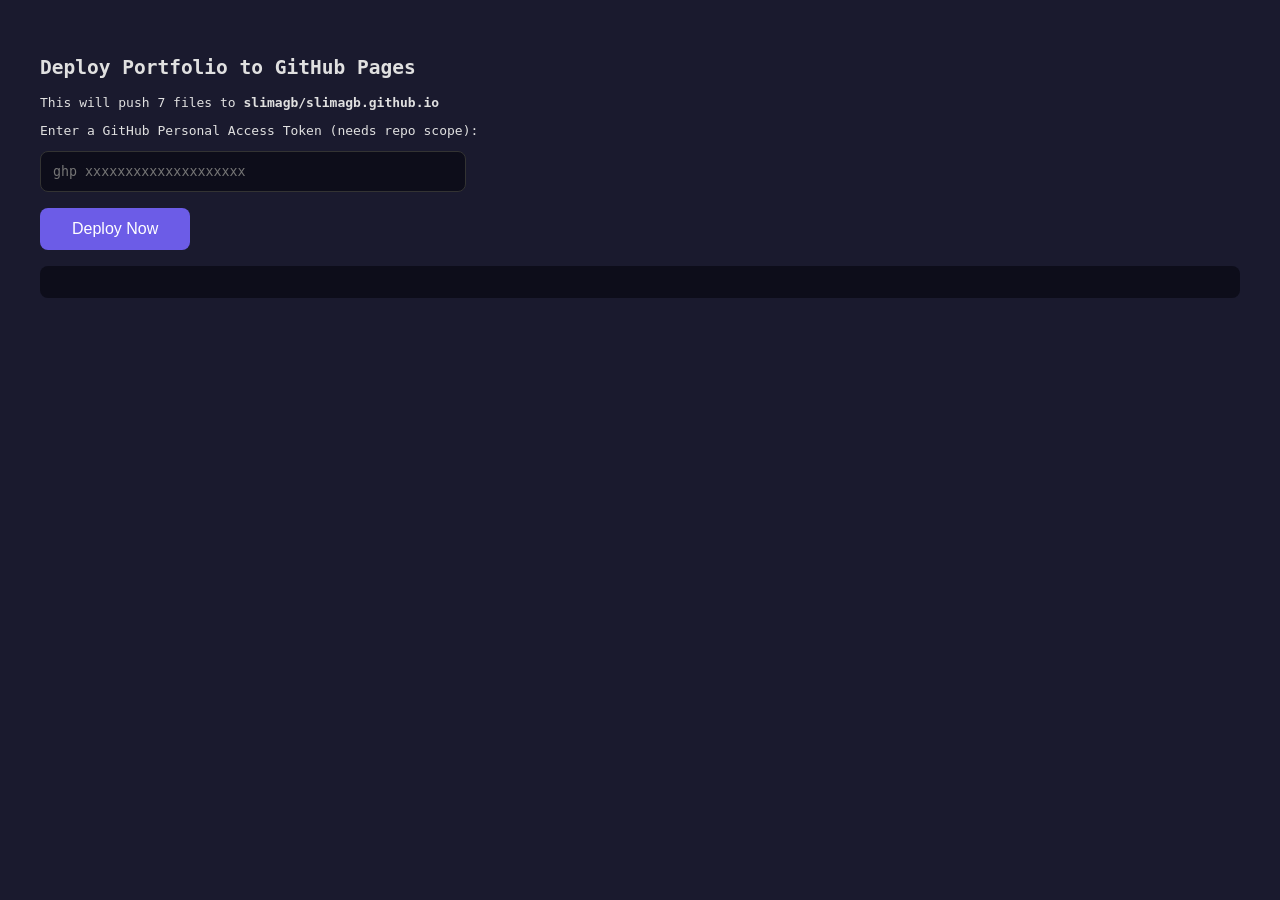
<file: deploy.html>
<!DOCTYPE html>
<html>
<head><title>Deploy to GitHub</title>
<style>
body { font-family: monospace; background: #1a1a2e; color: #e0e0e0; padding: 2rem; }
#log { white-space: pre-wrap; background: #0d0d1a; padding: 1rem; border-radius: 8px; max-height: 400px; overflow-y: auto; margin-top: 1rem; }
button { padding: 0.75rem 2rem; background: #6c5ce7; color: white; border: none; border-radius: 8px; cursor: pointer; font-size: 1rem; margin-top: 1rem; }
input { padding: 0.75rem; width: 400px; background: #0d0d1a; color: white; border: 1px solid #333; border-radius: 8px; font-family: monospace; }
.success { color: #00e676; }
.error { color: #ff5252; }
.info { color: #6c5ce7; }
</style>
</head>
<body>
<h2>Deploy Portfolio to GitHub Pages</h2>
<p>This will push 7 files to <strong>slimagb/slimagb.github.io</strong></p>
<p>Enter a GitHub Personal Access Token (needs repo scope):</p>
<input type="password" id="token" placeholder="ghp_xxxxxxxxxxxxxxxxxxxx">
<br>
<button onclick="deploy()">Deploy Now</button>
<div id="log"></div>

<script>
const FILES = {"index.html": "[base64]", "works.html": "[base64]/[base64]", "events.html": "[base64]/[base64]", "cv.html": "[base64]/[base64]", "faq.html": "[base64]/[base64]/[base64]/[base64]", "assets/css/style.css": "[base64]", "assets/js/main.js": "[base64]/[base64]"};

function log(msg, cls) {
    const el = document.getElementById('log');
    el.innerHTML += `<span class="${cls || ''}">${msg}</span>\n`;
    el.scrollTop = el.scrollHeight;
}

async function deploy() {
    const token = document.getElementById('token').value.trim();
    if (!token) { log('Please enter a token', 'error'); return; }
    
    const owner = 'slimagb';
    const repo = 'slimagb.github.io';
    const headers = {
        'Authorization': `token ${token}`,
        'Content-Type': 'application/json',
        'Accept': 'application/vnd.github.v3+json'
    };
    
    log('Starting deployment...', 'info');
    
    for (const [path, content] of Object.entries(FILES)) {
        log(`Uploading ${path}...`, 'info');
        try {
            // Check if file exists first
            let sha = null;
            try {
                const check = await fetch(`https://api.github.com/repos/${owner}/${repo}/contents/${path}`, { headers });
                if (check.ok) {
                    const data = await check.json();
                    sha = data.sha;
                }
            } catch(e) {}
            
            const body = {
                message: `Add ${path}`,
                content: content
            };
            if (sha) body.sha = sha;
            
            const resp = await fetch(`https://api.github.com/repos/${owner}/${repo}/contents/${path}`, {
                method: 'PUT',
                headers,
                body: JSON.stringify(body)
            });
            
            if (resp.ok) {
                log(`  ✓ ${path} uploaded successfully`, 'success');
            } else {
                const err = await resp.json();
                log(`  ✗ ${path} failed: ${err.message}`, 'error');
            }
        } catch(e) {
            log(`  ✗ ${path} error: ${e.message}`, 'error');
        }
    }
    
    log('\nDeployment complete! Site will be live at https://slimagb.github.io in a few minutes.', 'success');
}
</script>
</body>
</html>
</file>
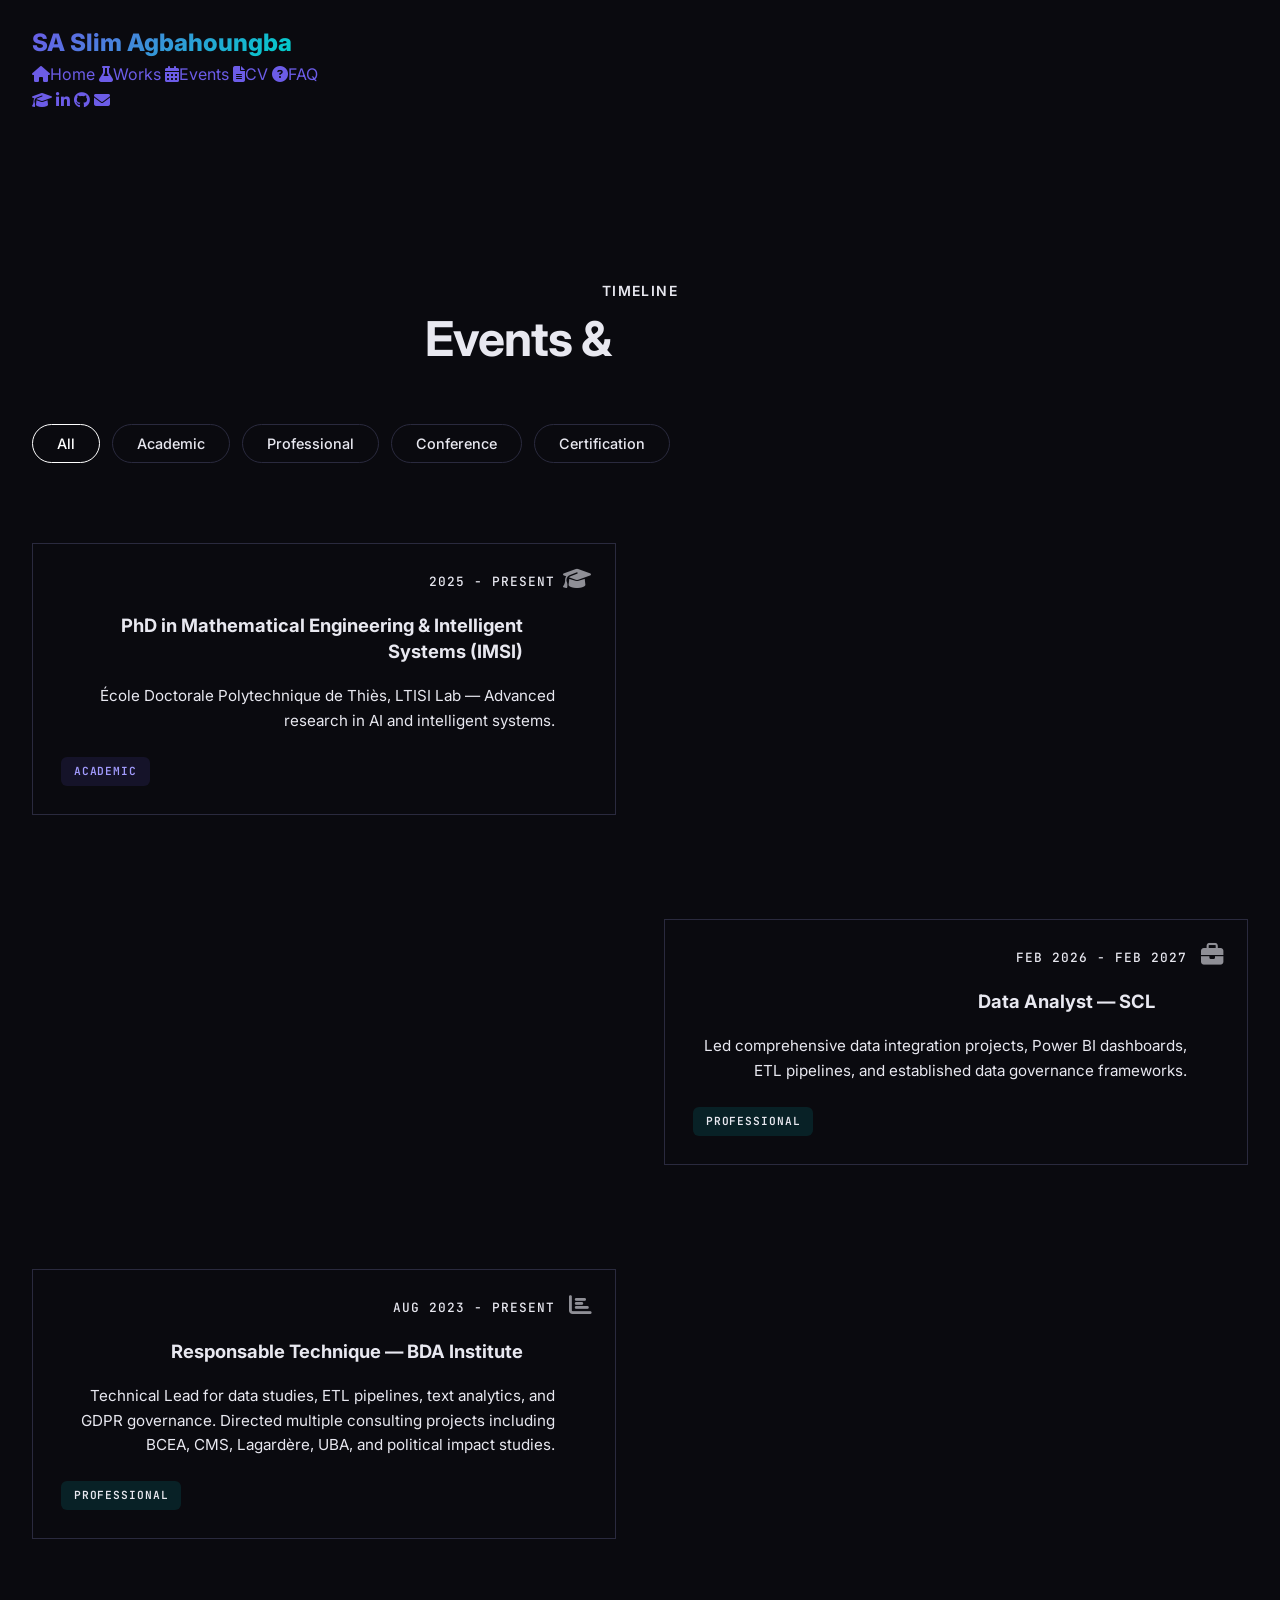
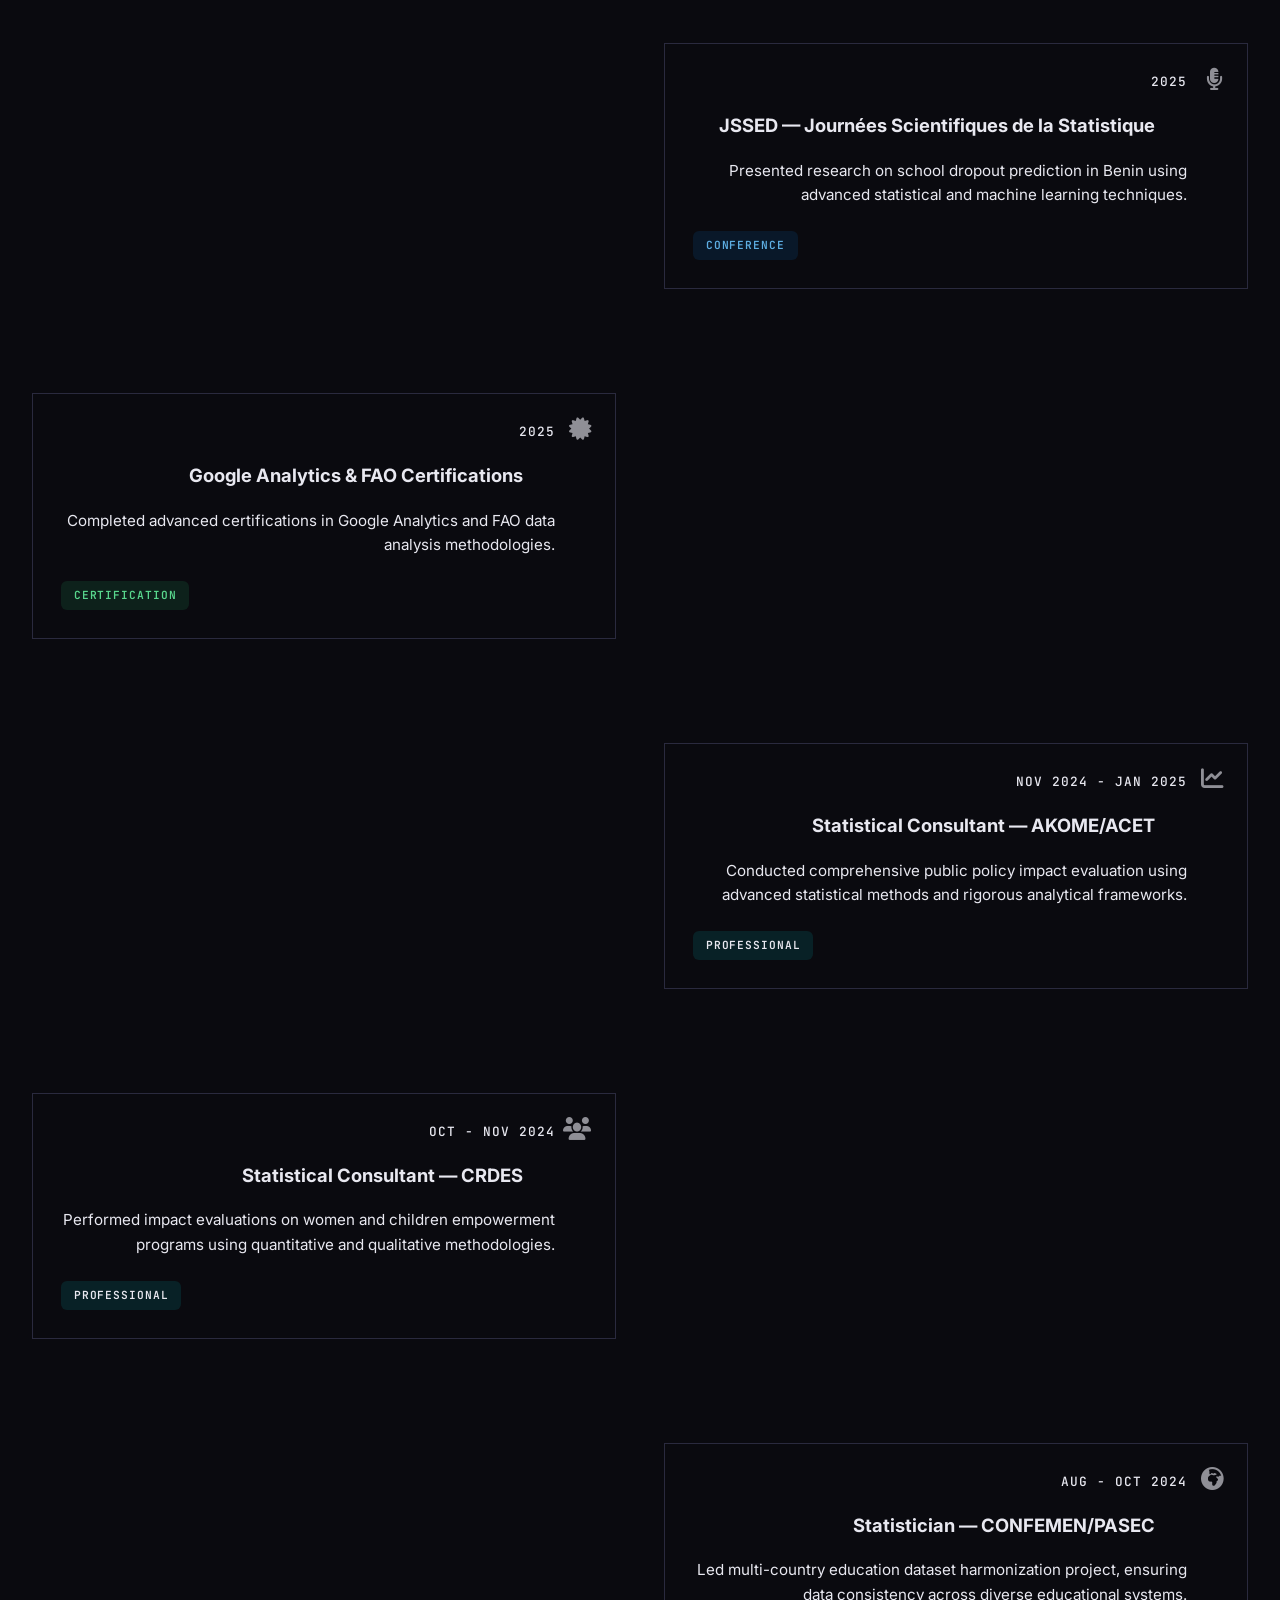
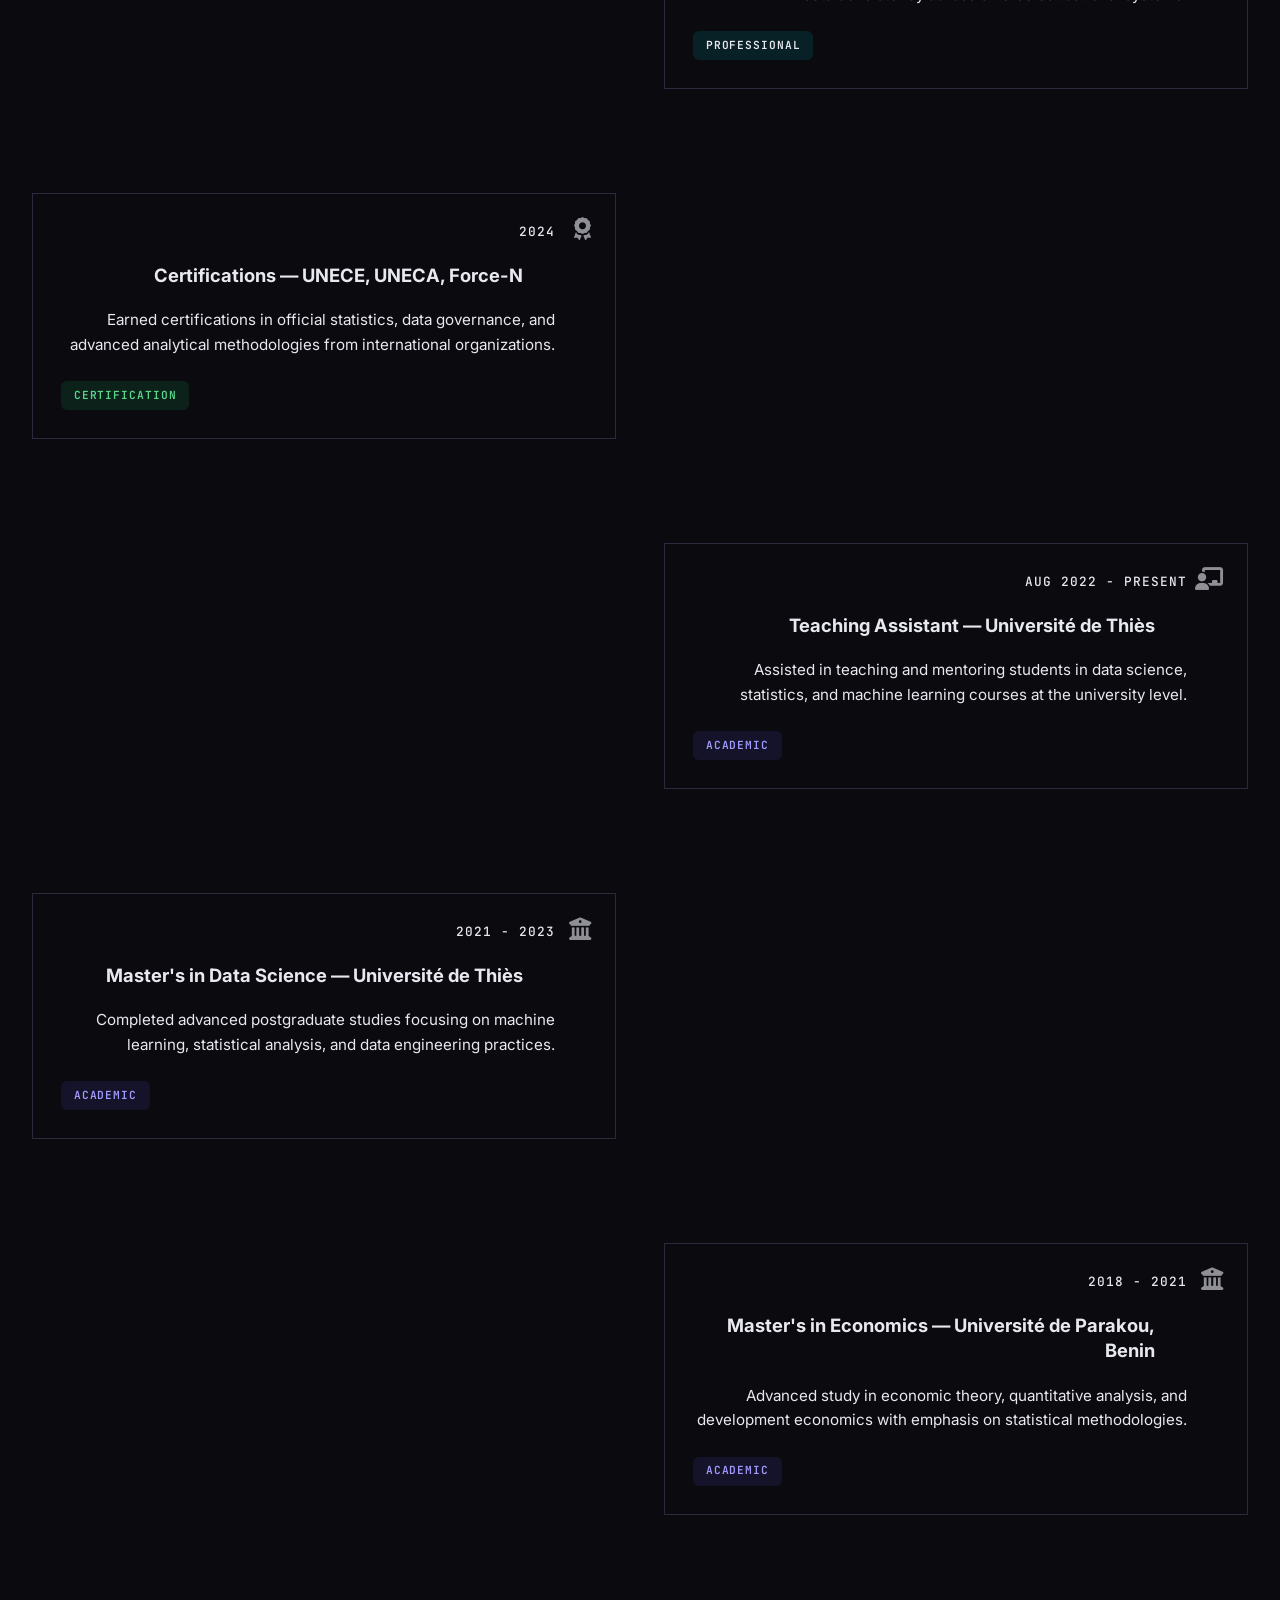
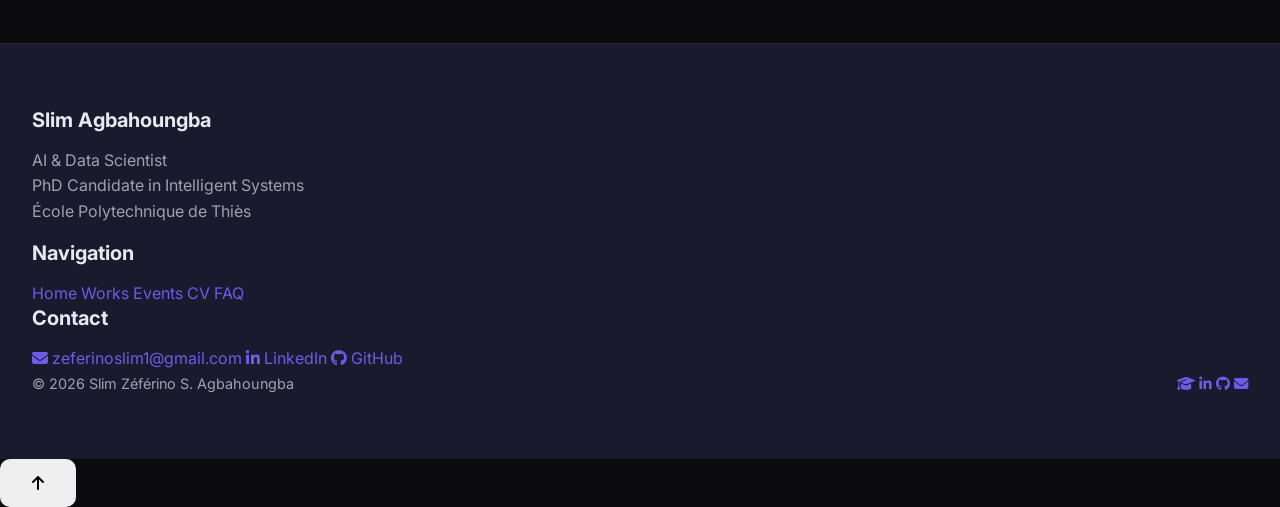
<file: events.html>
<!DOCTYPE html>
<html lang="en">
<head>
  <meta charset="UTF-8">
  <meta name="viewport" content="width=device-width, initial-scale=1.0">
  <title>Events & Milestones — Slim Agbahoungba</title>
  <meta name="description" content="Events, conferences, and professional milestones of Slim Zéférino S. Agbahoungba">

  <!-- Fonts -->
  <link rel="preconnect" href="https://fonts.googleapis.com">
  <link rel="preconnect" href="https://fonts.gstatic.com" crossorigin>
  <link href="https://fonts.googleapis.com/css2?family=Inter:wght@400;500;600;700&family=JetBrains+Mono:wght@400;500;600&display=swap" rel="stylesheet">

  <!-- Font Awesome 6.5.1 -->
  <link rel="stylesheet" href="https://cdnjs.cloudflare.com/ajax/libs/font-awesome/6.5.1/css/all.min.css">

  <!-- Main Stylesheet -->
  <link rel="stylesheet" href="assets/css/style.css">

  <style>
    /* ========== EVENTS PAGE SPECIFIC STYLES ========== */

    .events-section {
      padding-top: 140px;
    }

    .section-label {
      display: inline-block;
      font-size: 0.875rem;
      font-weight: 600;
      text-transform: uppercase;
      letter-spacing: 0.1em;
      color: var(--accent);
      margin-bottom: 0.5rem;
    }

    .section-header {
      margin-bottom: 3.5rem;
    }

    .section-header h1 {
      font-size: 3rem;
      font-weight: 700;
      margin-bottom: 0;
      line-height: 1.2;
      letter-spacing: -0.02em;
    }

    .gradient-text {
      background: var(--gradient-accent);
      -webkit-background-clip: text;
      -webkit-text-fill-color: transparent;
      background-clip: text;
    }

    /* Filter Tabs */
    .filter-tabs {
      display: flex;
      flex-wrap: wrap;
      gap: 0.75rem;
      margin-bottom: 3rem;
    }

    .filter-tab {
      padding: 0.65rem 1.5rem;
      border: 1px solid var(--border);
      background: transparent;
      color: var(--text-2);
      border-radius: 24px;
      font-size: 0.9rem;
      font-weight: 500;
      cursor: pointer;
      transition: all 0.3s var(--ease);
      font-family: var(--font-sans);
    }

    .filter-tab:hover {
      border-color: var(--border-accent);
      color: var(--accent-light);
      background: rgba(108, 92, 231, 0.08);
    }

    .filter-tab.active {
      background: var(--accent);
      border-color: var(--accent);
      color: #fff;
    }

    /* Timeline Container */
    .timeline-container {
      position: relative;
      padding-top: 2rem;
    }

    .timeline-track {
      position: relative;
      display: flex;
      flex-direction: column;
      gap: 2.5rem;
    }

    /* Timeline Line (Vertical Gradient) */
    .timeline-track::before {
      content: '';
      position: absolute;
      left: 50%;
      top: 0;
      bottom: 0;
      width: 2px;
      background: linear-gradient(180deg, var(--accent) 0%, var(--accent-cyan) 50%, transparent 100%);
      transform: translateX(-50%);
      display: none;
    }

    /* Desktop Two-Column Layout */
    @media (min-width: 1024px) {
      .timeline-track::before {
        display: block;
      }

      .timeline-item:nth-child(odd) {
        margin-left: 0;
        margin-right: auto;
        max-width: calc(50% - 1.5rem);
        text-align: right;
      }

      .timeline-item:nth-child(odd)::after {
        content: '';
        position: absolute;
        right: -2rem;
        top: 2rem;
        width: 1.5rem;
        height: 2px;
        background: linear-gradient(90deg, transparent, var(--accent));
      }

      .timeline-item:nth-child(even) {
        margin-left: auto;
        margin-right: 0;
        max-width: calc(50% - 1.5rem);
        text-align: left;
      }

      .timeline-item:nth-child(even)::before {
        content: '';
        position: absolute;
        left: -2rem;
        top: 2rem;
        width: 1.5rem;
        height: 2px;
        background: linear-gradient(270deg, transparent, var(--accent));
      }
    }

    /* Timeline Item Card */
    .timeline-item {
      position: relative;
      background: var(--bg-card);
      border: 1px solid var(--border);
      border-radius: var(--radius);
      padding: 1.75rem;
      transition: all 0.3s var(--ease);
      cursor: pointer;
    }

    .timeline-item:hover {
      border-color: var(--border-accent);
      background: var(--bg-card-hover);
      box-shadow: var(--shadow-card);
      transform: translateY(-4px);
    }

    /* Timeline Dot */
    .timeline-dot {
      position: absolute;
      left: 50%;
      top: 2rem;
      width: 16px;
      height: 16px;
      border-radius: 50%;
      background: var(--accent);
      border: 3px solid var(--bg-0);
      box-shadow: 0 0 0 2px var(--accent), var(--glow-accent);
      transform: translateX(-50%);
      z-index: 2;
    }

    /* Mobile: Hide dots and center */
    @media (max-width: 1023px) {
      .timeline-dot {
        display: none;
      }

      .timeline-item {
        padding-left: 3rem;
      }

      .timeline-item::after,
      .timeline-item::before {
        display: none !important;
      }

      .timeline-item .timeline-dot-mobile {
        display: block;
        position: absolute;
        left: 0;
        top: 2rem;
        width: 14px;
        height: 14px;
        border-radius: 50%;
        background: var(--accent);
        border: 3px solid var(--bg-0);
        box-shadow: 0 0 0 2px var(--accent), var(--glow-accent);
      }
    }

    /* Timeline Content */
    .timeline-content {
      display: flex;
      flex-direction: column;
      gap: 0.75rem;
      position: relative;
      z-index: 1;
    }

    /* Date Badge */
    .timeline-date {
      font-family: var(--font-mono);
      font-size: 0.8rem;
      font-weight: 500;
      color: var(--accent);
      letter-spacing: 0.08em;
      text-transform: uppercase;
    }

    /* Icon (Top-right corner) */
    .timeline-icon {
      position: absolute;
      top: 1.5rem;
      right: 1.5rem;
      font-size: 1.4rem;
      color: var(--text-3);
      opacity: 0.6;
      transition: all 0.3s var(--ease);
    }

    .timeline-item:hover .timeline-icon {
      color: var(--accent-light);
      opacity: 0.9;
      transform: translateY(-3px);
    }

    /* Title */
    .timeline-item h3 {
      font-size: 1.15rem;
      font-weight: 700;
      color: var(--text-0);
      line-height: 1.4;
      margin-bottom: 0.5rem;
      padding-right: 2rem;
    }

    /* Description */
    .timeline-item p {
      font-size: 0.95rem;
      color: var(--text-2);
      line-height: 1.6;
      margin-bottom: 0.75rem;
    }

    /* Type Badge */
    .timeline-badge {
      display: inline-block;
      font-family: var(--font-mono);
      font-size: 0.7rem;
      font-weight: 600;
      text-transform: uppercase;
      letter-spacing: 0.08em;
      padding: 0.35rem 0.8rem;
      border-radius: 6px;
      background: rgba(108, 92, 231, 0.12);
      color: var(--accent-light);
      border: 1px solid var(--border-accent);
      width: fit-content;
    }

    /* Badge Color Variants */
    .timeline-item.academic .timeline-badge {
      background: rgba(108, 92, 231, 0.12);
      color: #a29bfe;
      border-color: rgba(108, 92, 231, 0.3);
    }

    .timeline-item.professional .timeline-badge {
      background: rgba(0, 206, 201, 0.12);
      color: var(--accent-cyan);
      border-color: rgba(0, 206, 201, 0.3);
    }

    .timeline-item.conference .timeline-badge {
      background: rgba(9, 132, 227, 0.12);
      color: #5dade2;
      border-color: rgba(9, 132, 227, 0.3);
    }

    .timeline-item.certification .timeline-badge {
      background: rgba(46, 204, 113, 0.12);
      color: #58d68d;
      border-color: rgba(46, 204, 113, 0.3);
    }

    /* Hidden items (filter) */
    .timeline-item.hidden {
      display: none;
    }

    /* Responsive Design */
    @media (max-width: 768px) {
      .section-header h1 {
        font-size: 2.2rem;
      }

      .filter-tabs {
        gap: 0.5rem;
        margin-bottom: 2.5rem;
      }

      .filter-tab {
        padding: 0.5rem 1rem;
        font-size: 0.85rem;
      }

      .timeline-container {
        padding-left: 0;
      }

      .timeline-track {
        gap: 2rem;
      }

      .timeline-item {
        max-width: 100% !important;
        text-align: left !important;
        padding-left: 3rem;
      }

      .timeline-item h3 {
        font-size: 1rem;
        padding-right: 2.5rem;
      }

      .timeline-item p {
        font-size: 0.9rem;
      }

      .timeline-icon {
        top: 1rem;
        right: 1rem;
        font-size: 1.2rem;
      }

      .timeline-date {
        font-size: 0.75rem;
      }
    }

    @media (max-width: 480px) {
      .section-header h1 {
        font-size: 1.75rem;
      }

      .filter-tabs {
        gap: 0.5rem;
      }

      .filter-tab {
        padding: 0.45rem 0.9rem;
        font-size: 0.8rem;
      }

      .timeline-item {
        padding: 1.25rem;
        padding-left: 2.5rem;
      }

      .timeline-item h3 {
        font-size: 0.95rem;
      }

      .timeline-item p {
        font-size: 0.85rem;
      }

      .timeline-icon {
        font-size: 1rem;
      }
    }

  </style>
</head>
<body>
  <!-- Background Elements -->
  <div class="bg-ambient">
    <div class="orb orb-1"></div>
    <div class="orb orb-2"></div>
    <div class="orb orb-3"></div>
  </div>
  <div class="bg-grid"></div>

  <!-- Navigation -->
  <nav id="navbar">
    <div class="nav-inner">
      <a href="index.html" class="nav-logo">
        <span class="logo-mark">SA</span> Slim Agbahoungba
      </a>
      <div class="nav-links" id="navLinks">
        <a href="index.html"><i class="fas fa-home"></i>Home</a>
        <a href="works.html"><i class="fas fa-flask"></i>Works</a>
        <a href="events.html" class="active"><i class="fas fa-calendar-alt"></i>Events</a>
        <a href="cv.html"><i class="fas fa-file-alt"></i>CV</a>
        <a href="faq.html"><i class="fas fa-question-circle"></i>FAQ</a>
      </div>
      <button class="menu-toggle" id="menuToggle" aria-label="Menu"><i class="fas fa-bars"></i></button>
      <div class="nav-socials">
        <a href="https://scholar.google.com/" target="_blank" title="Google Scholar"><i class="fas fa-graduation-cap"></i></a>
        <a href="https://www.linkedin.com/in/zeferino-agb/" target="_blank" title="LinkedIn"><i class="fab fa-linkedin-in"></i></a>
        <a href="https://github.com/slimagb" target="_blank" title="GitHub"><i class="fab fa-github"></i></a>
        <a href="mailto:zeferinoslim1@gmail.com" title="Email"><i class="fas fa-envelope"></i></a>
      </div>
    </div>
  </nav>

  <!-- Main Content -->
  <main class="page-transition">
    <section class="events-section container">
      <!-- Section Header -->
      <div class="section-header">
        <div class="section-label">Timeline</div>
        <h1>Events & <span class="gradient-text">Milestones</span></h1>
      </div>

      <!-- Filter Tabs -->
      <div class="filter-tabs">
        <button class="filter-tab active" data-filter="all">All</button>
        <button class="filter-tab" data-filter="academic">Academic</button>
        <button class="filter-tab" data-filter="professional">Professional</button>
        <button class="filter-tab" data-filter="conference">Conference</button>
        <button class="filter-tab" data-filter="certification">Certification</button>
      </div>

      <!-- Timeline -->
      <div class="timeline-container">
        <div class="timeline-track">

          <!-- 2025-Present: PhD -->
          <div class="timeline-item academic" data-type="academic">
            <div class="timeline-dot"></div>
            <div class="timeline-dot-mobile"></div>
            <i class="fas fa-graduation-cap timeline-icon"></i>
            <div class="timeline-content">
              <div class="timeline-date">2025 - Present</div>
              <h3>PhD in Mathematical Engineering & Intelligent Systems (IMSI)</h3>
              <p>École Doctorale Polytechnique de Thiès, LTISI Lab — Advanced research in AI and intelligent systems.</p>
              <span class="timeline-badge">Academic</span>
            </div>
          </div>

          <!-- Feb 2026–Feb 2027: Data Analyst -->
          <div class="timeline-item professional" data-type="professional">
            <div class="timeline-dot"></div>
            <div class="timeline-dot-mobile"></div>
            <i class="fas fa-briefcase timeline-icon"></i>
            <div class="timeline-content">
              <div class="timeline-date">Feb 2026 - Feb 2027</div>
              <h3>Data Analyst — SCL</h3>
              <p>Led comprehensive data integration projects, Power BI dashboards, ETL pipelines, and established data governance frameworks.</p>
              <span class="timeline-badge">Professional</span>
            </div>
          </div>

          <!-- Aug 2023–Present: Responsable Technique -->
          <div class="timeline-item professional" data-type="professional">
            <div class="timeline-dot"></div>
            <div class="timeline-dot-mobile"></div>
            <i class="fas fa-chart-bar timeline-icon"></i>
            <div class="timeline-content">
              <div class="timeline-date">Aug 2023 - Present</div>
              <h3>Responsable Technique — BDA Institute</h3>
              <p>Technical Lead for data studies, ETL pipelines, text analytics, and GDPR governance. Directed multiple consulting projects including BCEA, CMS, Lagardère, UBA, and political impact studies.</p>
              <span class="timeline-badge">Professional</span>
            </div>
          </div>

          <!-- 2025: JSSED Conference -->
          <div class="timeline-item conference" data-type="conference">
            <div class="timeline-dot"></div>
            <div class="timeline-dot-mobile"></div>
            <i class="fas fa-microphone-alt timeline-icon"></i>
            <div class="timeline-content">
              <div class="timeline-date">2025</div>
              <h3>JSSED — Journées Scientifiques de la Statistique</h3>
              <p>Presented research on school dropout prediction in Benin using advanced statistical and machine learning techniques.</p>
              <span class="timeline-badge">Conference</span>
            </div>
          </div>

          <!-- 2025: Google & FAO Certifications -->
          <div class="timeline-item certification" data-type="certification">
            <div class="timeline-dot"></div>
            <div class="timeline-dot-mobile"></div>
            <i class="fas fa-certificate timeline-icon"></i>
            <div class="timeline-content">
              <div class="timeline-date">2025</div>
              <h3>Google Analytics & FAO Certifications</h3>
              <p>Completed advanced certifications in Google Analytics and FAO data analysis methodologies.</p>
              <span class="timeline-badge">Certification</span>
            </div>
          </div>

          <!-- Nov 2024–Jan 2025: AKOME/ACET -->
          <div class="timeline-item professional" data-type="professional">
            <div class="timeline-dot"></div>
            <div class="timeline-dot-mobile"></div>
            <i class="fas fa-chart-line timeline-icon"></i>
            <div class="timeline-content">
              <div class="timeline-date">Nov 2024 - Jan 2025</div>
              <h3>Statistical Consultant — AKOME/ACET</h3>
              <p>Conducted comprehensive public policy impact evaluation using advanced statistical methods and rigorous analytical frameworks.</p>
              <span class="timeline-badge">Professional</span>
            </div>
          </div>

          <!-- Oct–Nov 2024: CRDES -->
          <div class="timeline-item professional" data-type="professional">
            <div class="timeline-dot"></div>
            <div class="timeline-dot-mobile"></div>
            <i class="fas fa-users timeline-icon"></i>
            <div class="timeline-content">
              <div class="timeline-date">Oct - Nov 2024</div>
              <h3>Statistical Consultant — CRDES</h3>
              <p>Performed impact evaluations on women and children empowerment programs using quantitative and qualitative methodologies.</p>
              <span class="timeline-badge">Professional</span>
            </div>
          </div>

          <!-- Aug–Oct 2024: CONFEMEN/PASEC -->
          <div class="timeline-item professional" data-type="professional">
            <div class="timeline-dot"></div>
            <div class="timeline-dot-mobile"></div>
            <i class="fas fa-globe-africa timeline-icon"></i>
            <div class="timeline-content">
              <div class="timeline-date">Aug - Oct 2024</div>
              <h3>Statistician — CONFEMEN/PASEC</h3>
              <p>Led multi-country education dataset harmonization project, ensuring data consistency across diverse educational systems.</p>
              <span class="timeline-badge">Professional</span>
            </div>
          </div>

          <!-- 2024: UNECE, UNECA, Force-N Certifications -->
          <div class="timeline-item certification" data-type="certification">
            <div class="timeline-dot"></div>
            <div class="timeline-dot-mobile"></div>
            <i class="fas fa-award timeline-icon"></i>
            <div class="timeline-content">
              <div class="timeline-date">2024</div>
              <h3>Certifications — UNECE, UNECA, Force-N</h3>
              <p>Earned certifications in official statistics, data governance, and advanced analytical methodologies from international organizations.</p>
              <span class="timeline-badge">Certification</span>
            </div>
          </div>

          <!-- Aug 2022–Present: Teaching Assistant -->
          <div class="timeline-item academic" data-type="academic">
            <div class="timeline-dot"></div>
            <div class="timeline-dot-mobile"></div>
            <i class="fas fa-chalkboard-teacher timeline-icon"></i>
            <div class="timeline-content">
              <div class="timeline-date">Aug 2022 - Present</div>
              <h3>Teaching Assistant — Université de Thiès</h3>
              <p>Assisted in teaching and mentoring students in data science, statistics, and machine learning courses at the university level.</p>
              <span class="timeline-badge">Academic</span>
            </div>
          </div>

          <!-- 2021–2023: Master's in Data Science -->
          <div class="timeline-item academic" data-type="academic">
            <div class="timeline-dot"></div>
            <div class="timeline-dot-mobile"></div>
            <i class="fas fa-university timeline-icon"></i>
            <div class="timeline-content">
              <div class="timeline-date">2021 - 2023</div>
              <h3>Master's in Data Science — Université de Thiès</h3>
              <p>Completed advanced postgraduate studies focusing on machine learning, statistical analysis, and data engineering practices.</p>
              <span class="timeline-badge">Academic</span>
            </div>
          </div>

          <!-- 2018–2021: Master's in Economics -->
          <div class="timeline-item academic" data-type="academic">
            <div class="timeline-dot"></div>
            <div class="timeline-dot-mobile"></div>
            <i class="fas fa-university timeline-icon"></i>
            <div class="timeline-content">
              <div class="timeline-date">2018 - 2021</div>
              <h3>Master's in Economics — Université de Parakou, Benin</h3>
              <p>Advanced study in economic theory, quantitative analysis, and development economics with emphasis on statistical methodologies.</p>
              <span class="timeline-badge">Academic</span>
            </div>
          </div>

        </div>
      </div>
    </section>
  </main>

  <!-- Footer -->
  <footer>
    <div class="footer-inner">
      <div class="footer-col">
        <h4>Slim Agbahoungba</h4>
        <p>AI & Data Scientist<br>PhD Candidate in Intelligent Systems<br>École Polytechnique de Thiès</p>
      </div>
      <div class="footer-col">
        <h4>Navigation</h4>
        <a href="index.html">Home</a>
        <a href="works.html">Works</a>
        <a href="events.html">Events</a>
        <a href="cv.html">CV</a>
        <a href="faq.html">FAQ</a>
      </div>
      <div class="footer-col">
        <h4>Contact</h4>
        <a href="mailto:zeferinoslim1@gmail.com"><i class="fas fa-envelope"></i> zeferinoslim1@gmail.com</a>
        <a href="https://www.linkedin.com/in/zeferino-agb/" target="_blank"><i class="fab fa-linkedin-in"></i> LinkedIn</a>
        <a href="https://github.com/slimagb" target="_blank"><i class="fab fa-github"></i> GitHub</a>
      </div>
    </div>
    <div class="footer-bottom">
      <span>&copy; 2026 Slim Zéférino S. Agbahoungba</span>
      <div class="footer-socials">
        <a href="https://scholar.google.com/" target="_blank"><i class="fas fa-graduation-cap"></i></a>
        <a href="https://www.linkedin.com/in/zeferino-agb/" target="_blank"><i class="fab fa-linkedin-in"></i></a>
        <a href="https://github.com/slimagb" target="_blank"><i class="fab fa-github"></i></a>
        <a href="mailto:zeferinoslim1@gmail.com"><i class="fas fa-envelope"></i></a>
      </div>
    </div>
  </footer>

  <!-- Scroll to Top Button -->
  <button class="scroll-top" id="scrollTop"><i class="fas fa-arrow-up"></i></button>

  <!-- JavaScript -->
  <script src="assets/js/main.js"></script>

  <!-- Events Page Specific Script -->
  <script>
    // Filter functionality
    const filterTabs = document.querySelectorAll('.filter-tab');
    const timelineItems = document.querySelectorAll('.timeline-item');

    filterTabs.forEach(tab => {
      tab.addEventListener('click', () => {
        // Update active state
        filterTabs.forEach(t => t.classList.remove('active'));
        tab.classList.add('active');

        // Filter items
        const filterValue = tab.getAttribute('data-filter');
        timelineItems.forEach(item => {
          if (filterValue === 'all') {
            item.classList.remove('hidden');
          } else {
            item.classList.toggle('hidden', !item.classList.contains(filterValue));
          }
        });
      });
    });
  </script>
</body>
</html>
</file>
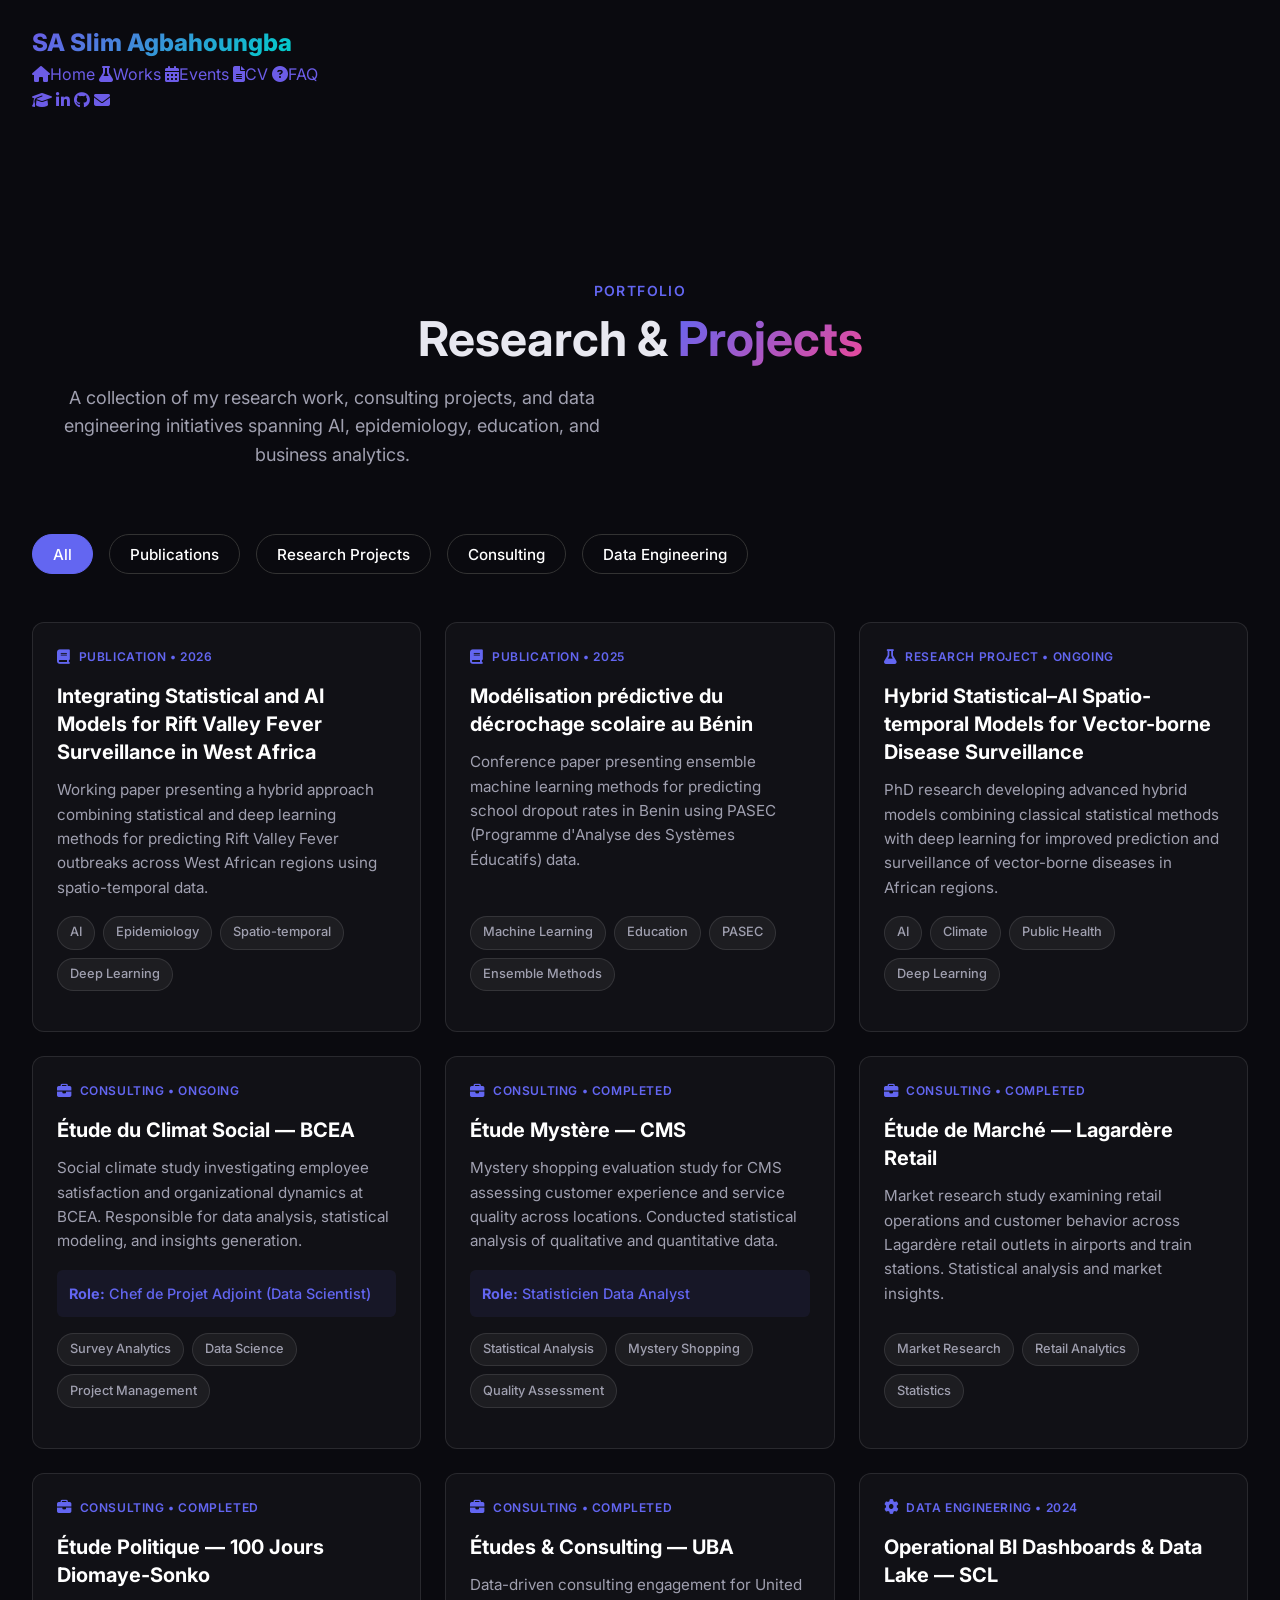
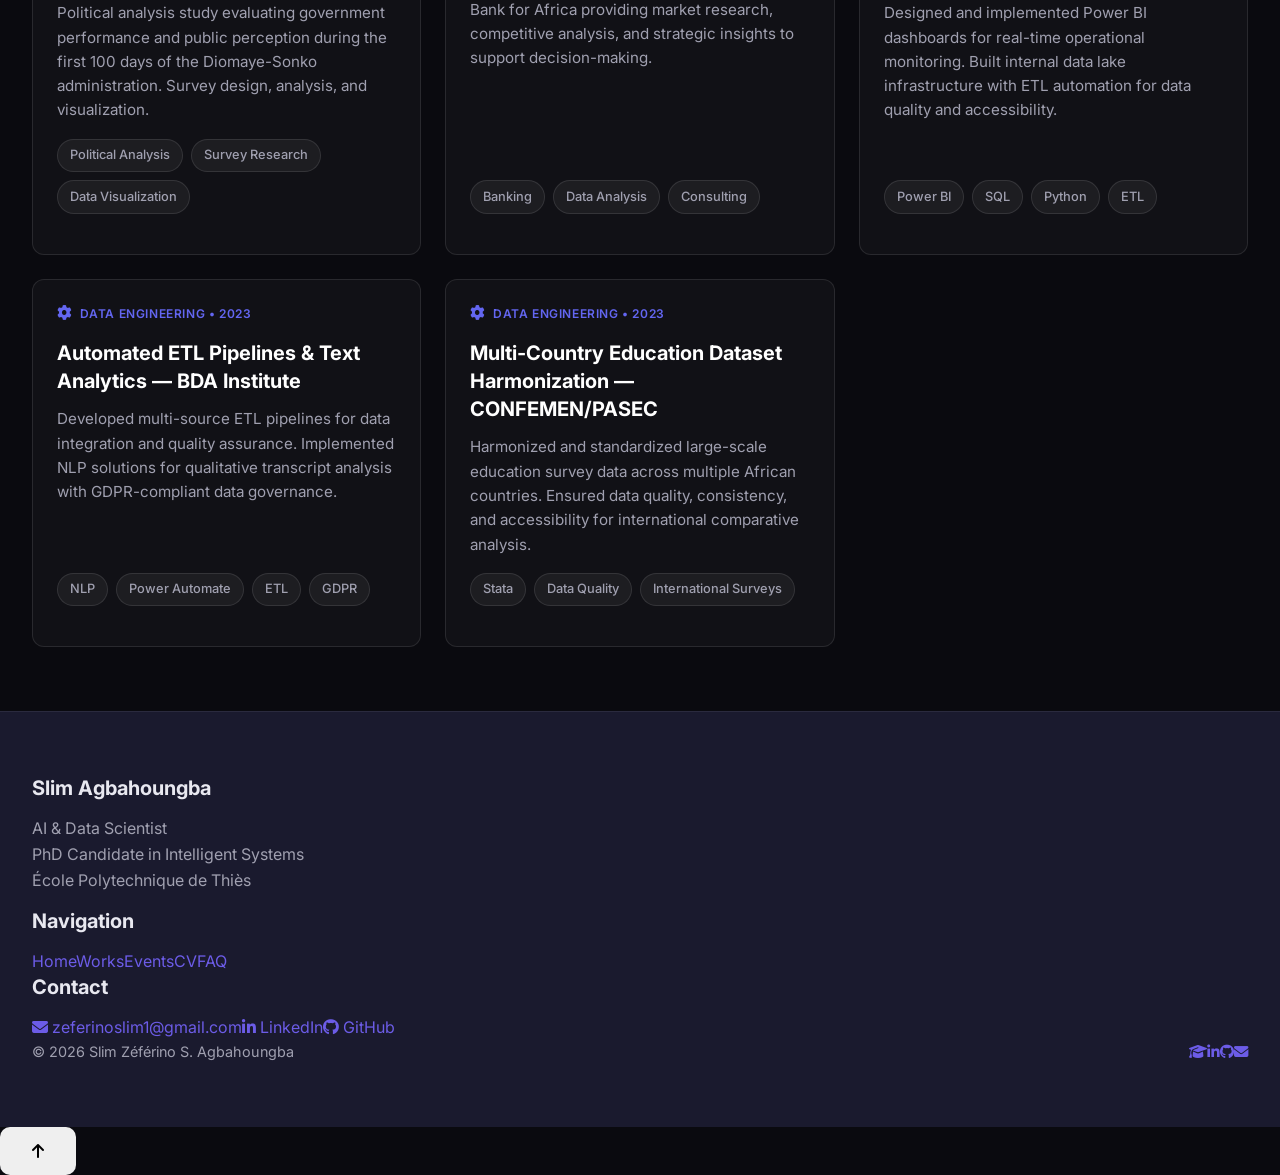
<file: works.html>
<!DOCTYPE html>
<html lang="en">
<head>
  <meta charset="UTF-8">
  <meta name="viewport" content="width=device-width, initial-scale=1.0">
  <title>Works — Slim Agbahoungba</title>

  <!-- Fonts -->
  <link rel="preconnect" href="https://fonts.googleapis.com">
  <link rel="preconnect" href="https://fonts.gstatic.com" crossorigin>
  <link href="https://fonts.googleapis.com/css2?family=Inter:wght@400;500;600;700&family=JetBrains+Mono:wght@400;500;600&display=swap" rel="stylesheet">

  <!-- Font Awesome 6.5.1 -->
  <link rel="stylesheet" href="https://cdnjs.cloudflare.com/ajax/libs/font-awesome/6.5.1/css/all.min.css">

  <!-- Main Stylesheet -->
  <link rel="stylesheet" href="assets/css/style.css">

  <style>
    /* Works Page Specific Styles */
    .works-section {
      padding-top: 140px;
    }

    .section-label {
      display: inline-block;
      font-size: 0.875rem;
      font-weight: 600;
      text-transform: uppercase;
      letter-spacing: 0.1em;
      color: var(--accent-color, #6366f1);
      margin-bottom: 0.5rem;
    }

    .section-header h1 {
      font-size: 3rem;
      font-weight: 700;
      margin-bottom: 1rem;
      line-height: 1.2;
    }

    .gradient-text {
      background: linear-gradient(135deg, #6366f1 0%, #ec4899 100%);
      -webkit-background-clip: text;
      -webkit-text-fill-color: transparent;
      background-clip: text;
    }

    .section-header p {
      font-size: 1.125rem;
      color: var(--text-secondary, #999);
      max-width: 600px;
      margin-bottom: 2rem;
    }

    /* Filter Buttons */
    .filter-container {
      display: flex;
      flex-wrap: wrap;
      gap: 1rem;
      margin-bottom: 3rem;
    }

    .filter-btn {
      padding: 0.6rem 1.25rem;
      border: 1px solid var(--border-color, #333);
      background: transparent;
      color: var(--text-primary, #fff);
      border-radius: 50px;
      font-size: 0.95rem;
      font-weight: 500;
      cursor: pointer;
      transition: all 0.3s ease;
      font-family: 'Inter', sans-serif;
    }

    .filter-btn:hover {
      border-color: var(--accent-color, #6366f1);
      color: var(--accent-color, #6366f1);
    }

    .filter-btn.active {
      background: var(--accent-color, #6366f1);
      border-color: var(--accent-color, #6366f1);
      color: #fff;
    }

    /* Works Grid */
    .works-grid {
      display: grid;
      grid-template-columns: repeat(auto-fill, minmax(360px, 1fr));
      gap: 1.5rem;
      margin-bottom: 3rem;
    }

    /* Work Cards */
    .work-card {
      background: rgba(255, 255, 255, 0.03);
      border: 1px solid rgba(255, 255, 255, 0.1);
      border-radius: 12px;
      padding: 1.5rem;
      display: flex;
      flex-direction: column;
      transition: all 0.3s ease;
      overflow: hidden;
    }

    .work-card:hover {
      border-color: rgba(99, 102, 241, 0.4);
      background: rgba(99, 102, 241, 0.05);
      transform: translateY(-4px);
    }

    .card-type {
      display: inline-flex;
      align-items: center;
      gap: 0.5rem;
      font-size: 0.75rem;
      font-weight: 600;
      text-transform: uppercase;
      letter-spacing: 0.05em;
      color: var(--accent-color, #6366f1);
      margin-bottom: 1rem;
      width: fit-content;
    }

    .card-type i {
      font-size: 0.9rem;
    }

    .work-card h3 {
      font-size: 1.25rem;
      font-weight: 700;
      margin-bottom: 0.75rem;
      line-height: 1.4;
      color: var(--text-primary, #fff);
    }

    .work-card p {
      font-size: 0.95rem;
      color: var(--text-secondary, #999);
      margin-bottom: 1rem;
      flex-grow: 1;
      line-height: 1.6;
    }

    .work-role {
      font-size: 0.9rem;
      color: var(--accent-color, #6366f1);
      font-weight: 500;
      margin-bottom: 1rem;
      padding: 0.75rem;
      background: rgba(99, 102, 241, 0.08);
      border-radius: 6px;
    }

    .work-tags {
      display: flex;
      flex-wrap: wrap;
      gap: 0.5rem;
      margin-bottom: 1rem;
    }

    .tag {
      font-size: 0.8rem;
      padding: 0.35rem 0.75rem;
      background: rgba(255, 255, 255, 0.05);
      border: 1px solid rgba(255, 255, 255, 0.1);
      border-radius: 20px;
      color: var(--text-secondary, #999);
      font-weight: 500;
    }

    .work-link {
      display: inline-flex;
      align-items: center;
      gap: 0.5rem;
      color: var(--accent-color, #6366f1);
      text-decoration: none;
      font-weight: 500;
      font-size: 0.95rem;
      margin-top: auto;
      transition: all 0.3s ease;
    }

    .work-link:hover {
      gap: 0.75rem;
    }

    .work-link i {
      transition: transform 0.3s ease;
    }

    .work-link:hover i {
      transform: translateX(3px);
    }

    /* Hidden state for filter */
    .work-card.hidden {
      display: none;
    }

    .reveal {
      animation: revealCard 0.6s ease forwards;
    }

    @keyframes revealCard {
      from {
        opacity: 0;
        transform: translateY(20px);
      }
      to {
        opacity: 1;
        transform: translateY(0);
      }
    }

    /* Responsive */
    @media (max-width: 768px) {
      .section-header h1 {
        font-size: 2rem;
      }

      .works-grid {
        grid-template-columns: 1fr;
      }

      .works-section {
        padding-top: 120px;
      }
    }
  </style>
</head>
<body>
  <!-- Background Elements -->
  <div class="bg-ambient"></div>
  <div class="bg-grid"></div>

  <!-- Navigation -->
  <nav id="navbar">
    <div class="nav-inner">
      <a href="index.html" class="nav-logo"><span class="logo-mark">SA</span> Slim Agbahoungba</a>
      <div class="nav-links" id="navLinks">
        <a href="index.html"><i class="fas fa-home"></i>Home</a>
        <a href="works.html"><i class="fas fa-flask"></i>Works</a>
        <a href="events.html"><i class="fas fa-calendar-alt"></i>Events</a>
        <a href="cv.html"><i class="fas fa-file-alt"></i>CV</a>
        <a href="faq.html"><i class="fas fa-question-circle"></i>FAQ</a>
      </div>
      <button class="menu-toggle" id="menuToggle" aria-label="Menu"><i class="fas fa-bars"></i></button>
      <div class="nav-socials">
        <a href="https://scholar.google.com/" target="_blank" title="Google Scholar"><i class="fas fa-graduation-cap"></i></a>
        <a href="https://www.linkedin.com/in/zeferino-agb/" target="_blank" title="LinkedIn"><i class="fab fa-linkedin-in"></i></a>
        <a href="https://github.com/slimagb" target="_blank" title="GitHub"><i class="fab fa-github"></i></a>
        <a href="mailto:zeferinoslim1@gmail.com" title="Email"><i class="fas fa-envelope"></i></a>
      </div>
    </div>
  </nav>

  <!-- Main Content -->
  <main class="page-transition">
    <!-- Works Section -->
    <section class="works-section container">
      <div class="section-header">
        <span class="section-label">Portfolio</span>
        <h1>Research & <span class="gradient-text">Projects</span></h1>
        <p>A collection of my research work, consulting projects, and data engineering initiatives spanning AI, epidemiology, education, and business analytics.</p>
      </div>

      <!-- Filter Buttons -->
      <div class="filter-container">
        <button class="filter-btn active" data-filter="all">All</button>
        <button class="filter-btn" data-filter="publication">Publications</button>
        <button class="filter-btn" data-filter="research">Research Projects</button>
        <button class="filter-btn" data-filter="consulting">Consulting</button>
        <button class="filter-btn" data-filter="engineering">Data Engineering</button>
      </div>

      <!-- Works Grid -->
      <div class="works-grid">
        <!-- PUBLICATION 1 -->
        <div class="card work-card reveal" data-type="publication">
          <div class="card-type">
            <i class="fas fa-book"></i>
            <span>Publication • 2026</span>
          </div>
          <h3>Integrating Statistical and AI Models for Rift Valley Fever Surveillance in West Africa</h3>
          <p>Working paper presenting a hybrid approach combining statistical and deep learning methods for predicting Rift Valley Fever outbreaks across West African regions using spatio-temporal data.</p>
          <div class="work-tags">
            <span class="tag">AI</span>
            <span class="tag">Epidemiology</span>
            <span class="tag">Spatio-temporal</span>
            <span class="tag">Deep Learning</span>
          </div>
        </div>

        <!-- PUBLICATION 2 -->
        <div class="card work-card reveal" data-type="publication">
          <div class="card-type">
            <i class="fas fa-book"></i>
            <span>Publication • 2025</span>
          </div>
          <h3>Modélisation prédictive du décrochage scolaire au Bénin</h3>
          <p>Conference paper presenting ensemble machine learning methods for predicting school dropout rates in Benin using PASEC (Programme d'Analyse des Systèmes Éducatifs) data.</p>
          <div class="work-tags">
            <span class="tag">Machine Learning</span>
            <span class="tag">Education</span>
            <span class="tag">PASEC</span>
            <span class="tag">Ensemble Methods</span>
          </div>
        </div>

        <!-- RESEARCH PROJECT 1 -->
        <div class="card work-card reveal" data-type="research">
          <div class="card-type">
            <i class="fas fa-flask"></i>
            <span>Research Project • Ongoing</span>
          </div>
          <h3>Hybrid Statistical–AI Spatio-temporal Models for Vector-borne Disease Surveillance</h3>
          <p>PhD research developing advanced hybrid models combining classical statistical methods with deep learning for improved prediction and surveillance of vector-borne diseases in African regions.</p>
          <div class="work-tags">
            <span class="tag">AI</span>
            <span class="tag">Climate</span>
            <span class="tag">Public Health</span>
            <span class="tag">Deep Learning</span>
          </div>
        </div>

        <!-- CONSULTING 1 -->
        <div class="card work-card reveal" data-type="consulting">
          <div class="card-type">
            <i class="fas fa-briefcase"></i>
            <span>Consulting • Ongoing</span>
          </div>
          <h3>Étude du Climat Social — BCEA</h3>
          <p>Social climate study investigating employee satisfaction and organizational dynamics at BCEA. Responsible for data analysis, statistical modeling, and insights generation.</p>
          <div class="work-role">
            <strong>Role:</strong> Chef de Projet Adjoint (Data Scientist)
          </div>
          <div class="work-tags">
            <span class="tag">Survey Analytics</span>
            <span class="tag">Data Science</span>
            <span class="tag">Project Management</span>
          </div>
        </div>

        <!-- CONSULTING 2 -->
        <div class="card work-card reveal" data-type="consulting">
          <div class="card-type">
            <i class="fas fa-briefcase"></i>
            <span>Consulting • Completed</span>
          </div>
          <h3>Étude Mystère — CMS</h3>
          <p>Mystery shopping evaluation study for CMS assessing customer experience and service quality across locations. Conducted statistical analysis of qualitative and quantitative data.</p>
          <div class="work-role">
            <strong>Role:</strong> Statisticien Data Analyst
          </div>
          <div class="work-tags">
            <span class="tag">Statistical Analysis</span>
            <span class="tag">Mystery Shopping</span>
            <span class="tag">Quality Assessment</span>
          </div>
        </div>

        <!-- CONSULTING 3 -->
        <div class="card work-card reveal" data-type="consulting">
          <div class="card-type">
            <i class="fas fa-briefcase"></i>
            <span>Consulting • Completed</span>
          </div>
          <h3>Étude de Marché — Lagardère Retail</h3>
          <p>Market research study examining retail operations and customer behavior across Lagardère retail outlets in airports and train stations. Statistical analysis and market insights.</p>
          <div class="work-tags">
            <span class="tag">Market Research</span>
            <span class="tag">Retail Analytics</span>
            <span class="tag">Statistics</span>
          </div>
        </div>

        <!-- CONSULTING 4 -->
        <div class="card work-card reveal" data-type="consulting">
          <div class="card-type">
            <i class="fas fa-briefcase"></i>
            <span>Consulting • Completed</span>
          </div>
          <h3>Étude Politique — 100 Jours Diomaye-Sonko</h3>
          <p>Political analysis study evaluating government performance and public perception during the first 100 days of the Diomaye-Sonko administration. Survey design, analysis, and visualization.</p>
          <div class="work-tags">
            <span class="tag">Political Analysis</span>
            <span class="tag">Survey Research</span>
            <span class="tag">Data Visualization</span>
          </div>
        </div>

        <!-- CONSULTING 5 -->
        <div class="card work-card reveal" data-type="consulting">
          <div class="card-type">
            <i class="fas fa-briefcase"></i>
            <span>Consulting • Completed</span>
          </div>
          <h3>Études & Consulting — UBA</h3>
          <p>Data-driven consulting engagement for United Bank for Africa providing market research, competitive analysis, and strategic insights to support decision-making.</p>
          <div class="work-tags">
            <span class="tag">Banking</span>
            <span class="tag">Data Analysis</span>
            <span class="tag">Consulting</span>
          </div>
        </div>

        <!-- DATA ENGINEERING 1 -->
        <div class="card work-card reveal" data-type="engineering">
          <div class="card-type">
            <i class="fas fa-cog"></i>
            <span>Data Engineering • 2024</span>
          </div>
          <h3>Operational BI Dashboards & Data Lake — SCL</h3>
          <p>Designed and implemented Power BI dashboards for real-time operational monitoring. Built internal data lake infrastructure with ETL automation for data quality and accessibility.</p>
          <div class="work-tags">
            <span class="tag">Power BI</span>
            <span class="tag">SQL</span>
            <span class="tag">Python</span>
            <span class="tag">ETL</span>
          </div>
        </div>

        <!-- DATA ENGINEERING 2 -->
        <div class="card work-card reveal" data-type="engineering">
          <div class="card-type">
            <i class="fas fa-cog"></i>
            <span>Data Engineering • 2023</span>
          </div>
          <h3>Automated ETL Pipelines & Text Analytics — BDA Institute</h3>
          <p>Developed multi-source ETL pipelines for data integration and quality assurance. Implemented NLP solutions for qualitative transcript analysis with GDPR-compliant data governance.</p>
          <div class="work-tags">
            <span class="tag">NLP</span>
            <span class="tag">Power Automate</span>
            <span class="tag">ETL</span>
            <span class="tag">GDPR</span>
          </div>
        </div>

        <!-- DATA ENGINEERING 3 -->
        <div class="card work-card reveal" data-type="engineering">
          <div class="card-type">
            <i class="fas fa-cog"></i>
            <span>Data Engineering • 2023</span>
          </div>
          <h3>Multi-Country Education Dataset Harmonization — CONFEMEN/PASEC</h3>
          <p>Harmonized and standardized large-scale education survey data across multiple African countries. Ensured data quality, consistency, and accessibility for international comparative analysis.</p>
          <div class="work-tags">
            <span class="tag">Stata</span>
            <span class="tag">Data Quality</span>
            <span class="tag">International Surveys</span>
          </div>
        </div>
      </div>
    </section>
  </main>

  <!-- Footer -->
  <footer>
    <div class="footer-inner">
      <div class="footer-col"><h4>Slim Agbahoungba</h4><p>AI & Data Scientist<br>PhD Candidate in Intelligent Systems<br>École Polytechnique de Thiès</p></div>
      <div class="footer-col"><h4>Navigation</h4><a href="index.html">Home</a><a href="works.html">Works</a><a href="events.html">Events</a><a href="cv.html">CV</a><a href="faq.html">FAQ</a></div>
      <div class="footer-col"><h4>Contact</h4><a href="mailto:zeferinoslim1@gmail.com"><i class="fas fa-envelope"></i> zeferinoslim1@gmail.com</a><a href="https://www.linkedin.com/in/zeferino-agb/" target="_blank"><i class="fab fa-linkedin-in"></i> LinkedIn</a><a href="https://github.com/slimagb" target="_blank"><i class="fab fa-github"></i> GitHub</a></div>
    </div>
    <div class="footer-bottom"><span>&copy; 2026 Slim Zéférino S. Agbahoungba</span><div class="footer-socials"><a href="https://scholar.google.com/" target="_blank"><i class="fas fa-graduation-cap"></i></a><a href="https://www.linkedin.com/in/zeferino-agb/" target="_blank"><i class="fab fa-linkedin-in"></i></a><a href="https://github.com/slimagb" target="_blank"><i class="fab fa-github"></i></a><a href="mailto:zeferinoslim1@gmail.com"><i class="fas fa-envelope"></i></a></div></div>
  </footer>
  <button class="scroll-top" id="scrollTop"><i class="fas fa-arrow-up"></i></button>

  <!-- Scripts -->
  <script src="assets/js/main.js"></script>
  <script>
    // Filter functionality
    document.querySelectorAll('.filter-btn').forEach(btn => {
      btn.addEventListener('click', function() {
        // Update active button
        document.querySelectorAll('.filter-btn').forEach(b => b.classList.remove('active'));
        this.classList.add('active');

        // Get filter value
        const filterValue = this.getAttribute('data-filter');

        // Filter cards
        document.querySelectorAll('.work-card').forEach(card => {
          const cardType = card.getAttribute('data-type');

          if (filterValue === 'all' || cardType === filterValue) {
            card.classList.remove('hidden');
            card.classList.add('reveal');
          } else {
            card.classList.add('hidden');
            card.classList.remove('reveal');
          }
        });
      });
    });
  </script>
</body>
</html>
</file>
<file: assets/css/style.css>
/* ============================================================
   PORTFOLIO WEBSITE - SLIM ZÉFÉRINO S. AGBAHOUNGBA
   Production-ready CSS with Dark/Light theme, i18n support
   ============================================================ */

:root {
  /* Dark theme */
  --bg-dark: #0a0a0f;
  --surface-dark: #12121c;
  --surface-dark-secondary: #1a1a2e;
  --accent-primary: #6c5ce7;
  --accent-secondary: #00cec9;
  --accent-tertiary: #ff6b9d;
  --text-dark: #e8e8f0;
  --text-dark-secondary: #a0a0b0;
  --border-dark: #2a2a3e;

  /* Light theme */
  --bg-light: #f8f9fc;
  --surface-light: #ffffff;
  --accent-light-secondary: #f5f5f5;
  --text-light: #1a1a2e;
  --text-light-secondary: #5a5a7a;
  --border-light: #e0e0f0;

  /* Gradients */
  --gradient-primary: linear-gradient(135deg, #6c5ce7, #00cec9);
  --gradient-secondary: linear-gradient(135deg, #ff6b9d, #ffa502);

  /* Spacing */
  --spacing-xs: 0.5rem;
  --spacing-sm: 1rem;
  --spacing-md: 1.5rem;
  --spacing-lg: 2rem;
  --spacing-xl: 3rem;
  --spacing-2xl: 4rem;

  /* Border radius */
  --radius-sm: 10px;
  --radius-md: 16px;
  --radius-lg: 24px;

  /* Transitions */
  --transition-fast: 150ms cubic-bezier(0.4, 0, 0.2, 1);
  --transition-normal: 300ms cubic-bezier(0.4, 0, 0.2, 1);
  --transition-slow: 500ms cubic-bezier(0.4, 0, 0.2, 1);

  /* Typography */
  --font-sans: 'Inter', -apple-system, BlinkMacSystemFont, 'Segoe UI', sans-serif;
  --font-mono: 'JetBrains Mono', monospace;

  /* Shadows */
  --shadow-sm: 0 2px 8px rgba(0, 0, 0, 0.12);
  --shadow-md: 0 4px 16px rgba(0, 0, 0, 0.15);
  --shadow-lg: 0 8px 32px rgba(0, 0, 0, 0.2);

  /* Current theme (default: dark) */
  --bg: var(--bg-dark);
  --surface: var(--surface-dark);
  --surface-secondary: var(--surface-dark-secondary);
  --text: var(--text-dark);
  --text-secondary: var(--text-dark-secondary);
  --border: var(--border-dark);
}

body.light-theme {
  --bg: var(--bg-light);
  --surface: var(--surface-light);
  --surface-secondary: var(--accent-light-secondary);
  --text: var(--text-light);
  --text-secondary: var(--text-light-secondary);
  --border: var(--border-light);
}

/* Global */
* {
  margin: 0;
  padding: 0;
  box-sizing: border-box;
}

html {
  scroll-behavior: smooth;
}

body {
  font-family: var(--font-sans);
  background-color: var(--bg);
  color: var(--text);
  transition: background-color var(--transition-normal), color var(--transition-normal);
  line-height: 1.6;
  font-size: 16px;
  overflow-x: hidden;
}

::selection {
  background: var(--accent-primary);
  color: white;
}

::-webkit-scrollbar { width: 8px; }
::-webkit-scrollbar-track { background: var(--surface); }
::-webkit-scrollbar-thumb { background: var(--accent-primary); border-radius: 4px; }
::-webkit-scrollbar-thumb:hover { background: var(--accent-secondary); }

/* Typography */
h1, h2, h3, h4, h5, h6 {
  font-weight: 700;
  line-height: 1.2;
  margin-bottom: var(--spacing-sm);
}

h1 { font-size: clamp(2rem, 5vw, 4rem); }
h2 { font-size: clamp(1.5rem, 4vw, 3rem); }
h3 { font-size: clamp(1.25rem, 3vw, 2rem); }
h4 { font-size: 1.25rem; }

p { margin-bottom: var(--spacing-sm); color: var(--text-secondary); }

a {
  color: var(--accent-primary);
  text-decoration: none;
  transition: color var(--transition-fast);
}

a:hover {
  color: var(--accent-secondary);
  text-decoration: underline;
}

code {
  background: var(--surface-secondary);
  padding: 2px 6px;
  border-radius: 4px;
  font-family: var(--font-mono);
  font-size: 0.9em;
}

/* Buttons */
button, .btn {
  display: inline-flex;
  align-items: center;
  justify-content: center;
  gap: var(--spacing-xs);
  padding: var(--spacing-sm) var(--spacing-lg);
  border: none;
  border-radius: var(--radius-sm);
  font-family: var(--font-sans);
  font-size: 1rem;
  font-weight: 600;
  cursor: pointer;
  transition: all var(--transition-fast);
  text-decoration: none;
}

.btn-primary {
  background: var(--gradient-primary);
  color: white;
  box-shadow: var(--shadow-md);
}

.btn-primary:hover {
  transform: translateY(-2px);
  box-shadow: var(--shadow-lg);
}

.btn-secondary {
  background: var(--surface-secondary);
  color: var(--text);
  border: 2px solid var(--border);
}

.btn-secondary:hover {
  border-color: var(--accent-primary);
  color: var(--accent-primary);
}

.btn-icon {
  width: 44px;
  height: 44px;
  padding: 0;
  border-radius: 50%;
  display: flex;
  align-items: center;
  justify-content: center;
  background: var(--surface-secondary);
  color: var(--text);
}

.btn-icon:hover {
  background: var(--accent-primary);
  color: white;
}

/* Header & Navigation */
header {
  position: sticky;
  top: 0;
  z-index: 100;
  background: rgba(10, 10, 15, 0.8);
  backdrop-filter: blur(10px);
  border-bottom: 1px solid var(--border);
  transition: all var(--transition-normal);
}

body.light-theme header {
  background: rgba(248, 249, 252, 0.8);
}

nav {
  display: flex;
  align-items: center;
  justify-content: space-between;
  padding: var(--spacing-md) var(--spacing-lg);
  max-width: 1400px;
  margin: 0 auto;
}

.nav-logo {
  font-size: 1.5rem;
  font-weight: 800;
  background: var(--gradient-primary);
  background-clip: text;
  -webkit-background-clip: text;
  -webkit-text-fill-color: transparent;
  cursor: pointer;
  text-decoration: none;
}

.nav-menu {
  display: flex;
  align-items: center;
  gap: var(--spacing-lg);
  list-style: none;
}

.nav-link {
  color: var(--text-secondary);
  font-weight: 500;
  transition: color var(--transition-fast);
  position: relative;
}

.nav-link:hover, .nav-link.active {
  color: var(--accent-primary);
}

.nav-link::after {
  content: '';
  position: absolute;
  bottom: -4px;
  left: 0;
  width: 0;
  height: 2px;
  background: var(--gradient-primary);
  transition: width var(--transition-normal);
}

.nav-link:hover::after, .nav-link.active::after {
  width: 100%;
}

.nav-controls {
  display: flex;
  align-items: center;
  gap: var(--spacing-sm);
}

.lang-switcher {
  position: relative;
  display: inline-block;
}

.lang-button {
  background: var(--surface-secondary);
  color: var(--text);
  border: none;
  padding: var(--spacing-xs) var(--spacing-sm);
  border-radius: var(--radius-sm);
  cursor: pointer;
  font-size: 0.9rem;
  font-weight: 600;
  transition: all var(--transition-fast);
}

.lang-button:hover {
  background: var(--accent-primary);
  color: white;
}

.lang-dropdown {
  position: absolute;
  top: 100%;
  right: 0;
  background: var(--surface);
  border: 1px solid var(--border);
  border-radius: var(--radius-sm);
  min-width: 120px;
  margin-top: var(--spacing-xs);
  opacity: 0;
  visibility: hidden;
  transform: translateY(-10px);
  transition: all var(--transition-fast);
  z-index: 101;
  box-shadow: var(--shadow-md);
}

.lang-switcher:hover .lang-dropdown,
.lang-dropdown.active {
  opacity: 1;
  visibility: visible;
  transform: translateY(0);
}

.lang-option {
  display: block;
  width: 100%;
  padding: var(--spacing-sm);
  text-align: left;
  background: none;
  border: none;
  cursor: pointer;
  color: var(--text-secondary);
  font-size: 0.9rem;
  transition: all var(--transition-fast);
}

.lang-option:hover, .lang-option.active {
  background: var(--surface-secondary);
  color: var(--accent-primary);
}

.menu-toggle {
  display: none;
  background: var(--surface-secondary);
  color: var(--text);
  border: none;
  padding: var(--spacing-xs);
  border-radius: var(--radius-sm);
  cursor: pointer;
  font-size: 1.25rem;
}

@media (max-width: 768px) {
  nav {
    padding: var(--spacing-md);
  }

  .nav-menu {
    position: absolute;
    top: 100%;
    left: 0;
    right: 0;
    flex-direction: column;
    gap: var(--spacing-md);
    background: var(--surface);
    border-bottom: 1px solid var(--border);
    padding: var(--spacing-lg);
    max-height: 0;
    overflow: hidden;
    transition: max-height var(--transition-normal);
  }

  .nav-menu.active {
    max-height: 400px;
  }

  .menu-toggle {
    display: flex;
  }

  .nav-controls {
    display: none;
  }

  .nav-menu.active ~ .nav-controls {
    position: absolute;
    top: 100%;
    left: 0;
    right: 0;
    flex-direction: column;
    display: flex;
    background: var(--surface);
    padding: var(--spacing-lg);
    border-top: 1px solid var(--border);
  }
}

/* Containers */
.container {
  max-width: 1400px;
  margin: 0 auto;
  padding: 0 var(--spacing-lg);
}

.section {
  padding: var(--spacing-2xl) var(--spacing-lg);
}

.section-header {
  text-align: center;
  margin-bottom: var(--spacing-2xl);
}

.section-subtitle {
  color: var(--text-secondary);
  font-size: 1.125rem;
  max-width: 600px;
  margin: 0 auto;
}

/* Cards */
.card {
  background: var(--surface);
  border: 1px solid var(--border);
  border-radius: var(--radius-md);
  padding: var(--spacing-lg);
  transition: all var(--transition-normal);
}

.card:hover {
  border-color: var(--accent-primary);
  box-shadow: var(--shadow-lg);
  transform: translateY(-4px);
}

.grid {
  display: grid;
  gap: var(--spacing-lg);
}

.grid-2 {
  grid-template-columns: repeat(auto-fit, minmax(300px, 1fr));
}

.grid-3 {
  grid-template-columns: repeat(auto-fit, minmax(250px, 1fr));
}

.grid-4 {
  grid-template-columns: repeat(auto-fit, minmax(200px, 1fr));
}

/* Hero Section */
.hero {
  min-height: 100vh;
  display: flex;
  align-items: center;
  justify-content: center;
  padding: var(--spacing-2xl) var(--spacing-lg);
  background: linear-gradient(135deg, rgba(108, 92, 231, 0.1), rgba(0, 206, 201, 0.1));
  position: relative;
  overflow: hidden;
}

.hero-content {
  text-align: center;
  z-index: 2;
  max-width: 800px;
}

.hero-avatar {
  width: 150px;
  height: 150px;
  margin: 0 auto var(--spacing-lg);
  border-radius: 50%;
  border: 4px solid var(--accent-primary);
  object-fit: cover;
  box-shadow: var(--shadow-lg);
  animation: float 3s ease-in-out infinite;
}

@keyframes float {
  0%, 100% { transform: translateY(0); }
  50% { transform: translateY(-20px); }
}

.hero h1 { font-size: clamp(2.5rem, 6vw, 4.5rem); margin-bottom: var(--spacing-sm); }

.hero-title {
  background: var(--gradient-primary);
  background-clip: text;
  -webkit-background-clip: text;
  -webkit-text-fill-color: transparent;
  display: inline-block;
}

.hero-subtitle {
  font-size: 1.5rem;
  color: var(--text-secondary);
  margin-bottom: var(--spacing-lg);
}

.hero-description {
  font-size: 1.125rem;
  line-height: 1.8;
  margin-bottom: var(--spacing-2xl);
  color: var(--text-secondary);
}

.hero-cta {
  display: flex;
  gap: var(--spacing-md);
  justify-content: center;
  flex-wrap: wrap;
  margin-bottom: var(--spacing-2xl);
}

.hero-stats {
  display: grid;
  grid-template-columns: repeat(auto-fit, minmax(150px, 1fr));
  gap: var(--spacing-lg);
  margin-top: var(--spacing-2xl);
  padding-top: var(--spacing-2xl);
  border-top: 1px solid var(--border);
}

.stat-item {
  text-align: center;
}

.stat-number {
  font-size: 2.5rem;
  font-weight: 800;
  background: var(--gradient-primary);
  background-clip: text;
  -webkit-background-clip: text;
  -webkit-text-fill-color: transparent;
  margin-bottom: var(--spacing-xs);
}

.stat-label {
  font-size: 0.9rem;
  color: var(--text-secondary);
  font-weight: 600;
  text-transform: uppercase;
  letter-spacing: 1px;
}

/* Portfolio */
.portfolio-filters {
  display: flex;
  justify-content: center;
  gap: var(--spacing-sm);
  flex-wrap: wrap;
  margin-bottom: var(--spacing-2xl);
}

.filter-btn {
  padding: var(--spacing-xs) var(--spacing-md);
  border: 2px solid var(--border);
  background: transparent;
  color: var(--text);
  border-radius: var(--radius-sm);
  cursor: pointer;
  font-weight: 600;
  transition: all var(--transition-fast);
}

.filter-btn:hover, .filter-btn.active {
  background: var(--accent-primary);
  color: white;
  border-color: var(--accent-primary);
}

.portfolio-grid {
  display: grid;
  grid-template-columns: repeat(auto-fill, minmax(300px, 1fr));
  gap: var(--spacing-lg);
}

.project-card {
  background: var(--surface);
  border: 1px solid var(--border);
  border-radius: var(--radius-md);
  overflow: hidden;
  transition: all var(--transition-normal);
}

.project-card:hover {
  border-color: var(--accent-primary);
  box-shadow: var(--shadow-lg);
  transform: translateY(-8px);
}

.project-image {
  width: 100%;
  height: 200px;
  background: linear-gradient(135deg, rgba(108, 92, 231, 0.2), rgba(0, 206, 201, 0.2));
  display: flex;
  align-items: center;
  justify-content: center;
  font-size: 3rem;
  color: var(--accent-primary);
}

.project-content {
  padding: var(--spacing-lg);
}

.project-title {
  font-size: 1.25rem;
  font-weight: 700;
  margin-bottom: var(--spacing-xs);
}

.project-category {
  display: inline-block;
  background: var(--surface-secondary);
  color: var(--accent-primary);
  padding: 4px 12px;
  border-radius: 20px;
  font-size: 0.75rem;
  font-weight: 600;
  text-transform: uppercase;
  margin-bottom: var(--spacing-sm);
}

.project-description {
  color: var(--text-secondary);
  margin-bottom: var(--spacing-md);
  line-height: 1.8;
}

.project-tags {
  display: flex;
  flex-wrap: wrap;
  gap: var(--spacing-xs);
  margin-bottom: var(--spacing-md);
}

.project-tag {
  background: var(--surface-secondary);
  color: var(--text-secondary);
  padding: 4px 10px;
  border-radius: 6px;
  font-size: 0.8rem;
  font-weight: 500;
}

.project-footer {
  display: flex;
  justify-content: space-between;
  align-items: center;
  padding-top: var(--spacing-md);
  border-top: 1px solid var(--border);
}

/* Publications */
.articles-container {
  display: grid;
  grid-template-columns: repeat(auto-fill, minmax(320px, 1fr));
  gap: var(--spacing-lg);
}

.article-card {
  background: var(--surface);
  border: 1px solid var(--border);
  border-radius: var(--radius-md);
  overflow: hidden;
  display: flex;
  flex-direction: column;
  transition: all var(--transition-normal);
}

.article-card:hover {
  border-color: var(--accent-primary);
  box-shadow: var(--shadow-lg);
  transform: translateY(-4px);
}

.article-header {
  padding: var(--spacing-lg);
  background: linear-gradient(135deg, rgba(108, 92, 231, 0.1), rgba(0, 206, 201, 0.1));
  border-bottom: 1px solid var(--border);
}

.article-date {
  font-size: 0.85rem;
  color: var(--text-secondary);
  margin-bottom: var(--spacing-xs);
}

.article-title {
  font-size: 1.25rem;
  font-weight: 700;
  margin-bottom: var(--spacing-sm);
  line-height: 1.4;
}

.article-content {
  padding: var(--spacing-lg);
  flex: 1;
  display: flex;
  flex-direction: column;
}

.article-description {
  color: var(--text-secondary);
  margin-bottom: var(--spacing-md);
  flex: 1;
  line-height: 1.8;
}

.article-meta {
  display: flex;
  gap: var(--spacing-sm);
  flex-wrap: wrap;
  margin-bottom: var(--spacing-md);
  padding-bottom: var(--spacing-md);
  border-bottom: 1px solid var(--border);
}

.article-tag {
  background: var(--surface-secondary);
  color: var(--text-secondary);
  padding: 4px 10px;
  border-radius: 6px;
  font-size: 0.8rem;
  font-weight: 600;
}

.article-footer {
  display: flex;
  justify-content: space-between;
  align-items: center;
}

.article-status {
  font-size: 0.85rem;
  font-weight: 600;
  padding: 4px 12px;
  border-radius: 6px;
  background: var(--surface-secondary);
}

.article-status.published {
  color: var(--accent-secondary);
}

.article-status.inprogress {
  color: var(--accent-tertiary);
}

.article-status.workshop {
  color: var(--accent-primary);
}

/* Timeline / CV */
.timeline {
  position: relative;
  padding: var(--spacing-2xl) 0;
}

.timeline::before {
  content: '';
  position: absolute;
  left: 50%;
  transform: translateX(-50%);
  width: 2px;
  height: 100%;
  background: var(--border);
}

.timeline-item {
  margin-bottom: var(--spacing-2xl);
  opacity: 0;
  animation: fadeInUp 0.6s ease-out forwards;
}

@keyframes fadeInUp {
  from {
    opacity: 0;
    transform: translateY(20px);
  }
  to {
    opacity: 1;
    transform: translateY(0);
  }
}

.timeline-row {
  display: grid;
  grid-template-columns: 1fr auto 1fr;
  gap: var(--spacing-lg);
  align-items: center;
}

.timeline-content {
  text-align: right;
  padding-right: var(--spacing-lg);
}

.timeline-marker {
  width: 16px;
  height: 16px;
  border-radius: 50%;
  background: var(--accent-primary);
  border: 4px solid var(--bg);
  position: relative;
  z-index: 2;
}

.timeline-body {
  padding-left: var(--spacing-lg);
}

.timeline-date {
  font-size: 0.9rem;
  color: var(--text-secondary);
  font-weight: 600;
  margin-bottom: var(--spacing-xs);
}

.timeline-title {
  font-size: 1.25rem;
  font-weight: 700;
  margin-bottom: var(--spacing-xs);
}

.timeline-org {
  color: var(--accent-secondary);
  font-weight: 600;
  margin-bottom: var(--spacing-sm);
}

.timeline-description {
  color: var(--text-secondary);
  line-height: 1.8;
}

@media (max-width: 768px) {
  .timeline::before {
    left: 20px;
  }

  .timeline-row {
    grid-template-columns: auto 1fr;
    gap: var(--spacing-md);
  }

  .timeline-content {
    display: none;
  }

  .timeline-marker {
    width: 12px;
    height: 12px;
    border-width: 3px;
  }

  .timeline-body {
    padding-left: var(--spacing-lg);
  }
}

/* FAQ */
.faq-container {
  max-width: 800px;
  margin: 0 auto;
}

.faq-item {
  background: var(--surface);
  border: 1px solid var(--border);
  border-radius: var(--radius-md);
  margin-bottom: var(--spacing-md);
  overflow: hidden;
  transition: all var(--transition-normal);
}

.faq-item:hover {
  border-color: var(--accent-primary);
  box-shadow: var(--shadow-md);
}

.faq-header {
  padding: var(--spacing-lg);
  cursor: pointer;
  display: flex;
  justify-content: space-between;
  align-items: center;
  background: var(--surface);
  transition: background var(--transition-fast);
}

.faq-header:hover {
  background: var(--surface-secondary);
}

.faq-question {
  font-size: 1.125rem;
  font-weight: 600;
  margin: 0;
}

.faq-icon {
  font-size: 1.5rem;
  transition: transform var(--transition-normal);
  color: var(--accent-primary);
}

.faq-item.active .faq-icon {
  transform: rotate(180deg);
}

.faq-body {
  max-height: 0;
  overflow: hidden;
  transition: max-height var(--transition-normal), padding var(--transition-normal);
  background: var(--surface-secondary);
}

.faq-item.active .faq-body {
  max-height: 1000px;
  padding: var(--spacing-lg);
  padding-top: 0;
}

.faq-answer {
  color: var(--text-secondary);
  line-height: 1.8;
}

.faq-answer ul {
  margin-left: var(--spacing-lg);
  margin-bottom: var(--spacing-md);
}

/* Contact */
.contact-content {
  display: grid;
  grid-template-columns: 1fr 1fr;
  gap: var(--spacing-2xl);
  align-items: start;
}

.contact-info {
  display: flex;
  flex-direction: column;
  gap: var(--spacing-lg);
}

.contact-method {
  display: flex;
  gap: var(--spacing-md);
}

.contact-icon {
  width: 48px;
  height: 48px;
  background: linear-gradient(135deg, rgba(108, 92, 231, 0.2), rgba(0, 206, 201, 0.2));
  border-radius: var(--radius-sm);
  display: flex;
  align-items: center;
  justify-content: center;
  font-size: 1.5rem;
  color: var(--accent-primary);
  flex-shrink: 0;
}

.contact-details {
  flex: 1;
}

.contact-label {
  font-size: 0.85rem;
  color: var(--text-secondary);
  text-transform: uppercase;
  font-weight: 600;
  margin-bottom: var(--spacing-xs);
}

.contact-value {
  font-size: 1.125rem;
  font-weight: 600;
  color: var(--text);
}

.contact-form {
  background: var(--surface);
  border: 1px solid var(--border);
  padding: var(--spacing-lg);
  border-radius: var(--radius-md);
}

.form-group {
  margin-bottom: var(--spacing-lg);
}

.form-label {
  display: block;
  margin-bottom: var(--spacing-xs);
  font-weight: 600;
  color: var(--text);
}

.form-input,
.form-textarea {
  width: 100%;
  padding: var(--spacing-sm);
  border: 1px solid var(--border);
  border-radius: var(--radius-sm);
  background: var(--surface-secondary);
  color: var(--text);
  font-family: var(--font-sans);
  font-size: 1rem;
  transition: all var(--transition-fast);
}

.form-input:focus,
.form-textarea:focus {
  outline: none;
  border-color: var(--accent-primary);
  box-shadow: 0 0 0 3px rgba(108, 92, 231, 0.1);
}

.form-textarea {
  resize: vertical;
  min-height: 150px;
}

.form-submit {
  width: 100%;
}

@media (max-width: 768px) {
  .contact-content {
    grid-template-columns: 1fr;
  }
}

/* Footer */
footer {
  background: var(--surface-secondary);
  border-top: 1px solid var(--border);
  padding: var(--spacing-2xl) var(--spacing-lg);
  margin-top: var(--spacing-2xl);
}

.footer-content {
  max-width: 1400px;
  margin: 0 auto;
}

.footer-main {
  display: grid;
  grid-template-columns: repeat(auto-fit, minmax(250px, 1fr));
  gap: var(--spacing-lg);
  margin-bottom: var(--spacing-2xl);
  padding-bottom: var(--spacing-2xl);
  border-bottom: 1px solid var(--border);
}

.footer-section h3 {
  margin-bottom: var(--spacing-sm);
  font-size: 1rem;
}

.footer-links {
  display: flex;
  flex-direction: column;
  gap: var(--spacing-sm);
}

.footer-link {
  color: var(--text-secondary);
  transition: color var(--transition-fast);
}

.footer-link:hover {
  color: var(--accent-primary);
}

.footer-social {
  display: flex;
  gap: var(--spacing-sm);
}

.social-link {
  width: 40px;
  height: 40px;
  border-radius: 50%;
  background: var(--surface);
  display: flex;
  align-items: center;
  justify-content: center;
  color: var(--text);
  transition: all var(--transition-fast);
  text-decoration: none;
}

.social-link:hover {
  background: var(--accent-primary);
  color: white;
  transform: translateY(-4px);
}

.footer-bottom {
  display: flex;
  justify-content: space-between;
  align-items: center;
  flex-wrap: wrap;
  gap: var(--spacing-md);
  font-size: 0.9rem;
  color: var(--text-secondary);
}

.footer-credits {
  text-align: center;
  flex: 1;
}

@media (max-width: 768px) {
  .footer-bottom {
    flex-direction: column;
    text-align: center;
  }
}

/* Animations */
.fade-in {
  animation: fadeIn 0.6s ease-out;
}

@keyframes fadeIn {
  from { opacity: 0; }
  to { opacity: 1; }
}

.slide-in-left {
  animation: slideInLeft 0.6s ease-out;
}

@keyframes slideInLeft {
  from { opacity: 0; transform: translateX(-20px); }
  to { opacity: 1; transform: translateX(0); }
}

.bounce-in {
  animation: bounceIn 0.6s cubic-bezier(0.68, -0.55, 0.265, 1.55);
}

@keyframes bounceIn {
  from { opacity: 0; transform: scale(0.8); }
  to { opacity: 1; transform: scale(1); }
}

@media (prefers-reduced-motion: reduce) {
  * {
    animation-duration: 0.01ms !important;
    animation-iteration-count: 1 !important;
    transition-duration: 0.01ms !important;
  }
}

@media print {
  header, footer, .nav-controls, .portfolio-filters {
    display: none;
  }

  .container {
    max-width: 100%;
  }

  .section {
    page-break-inside: avoid;
  }
}
</file>
